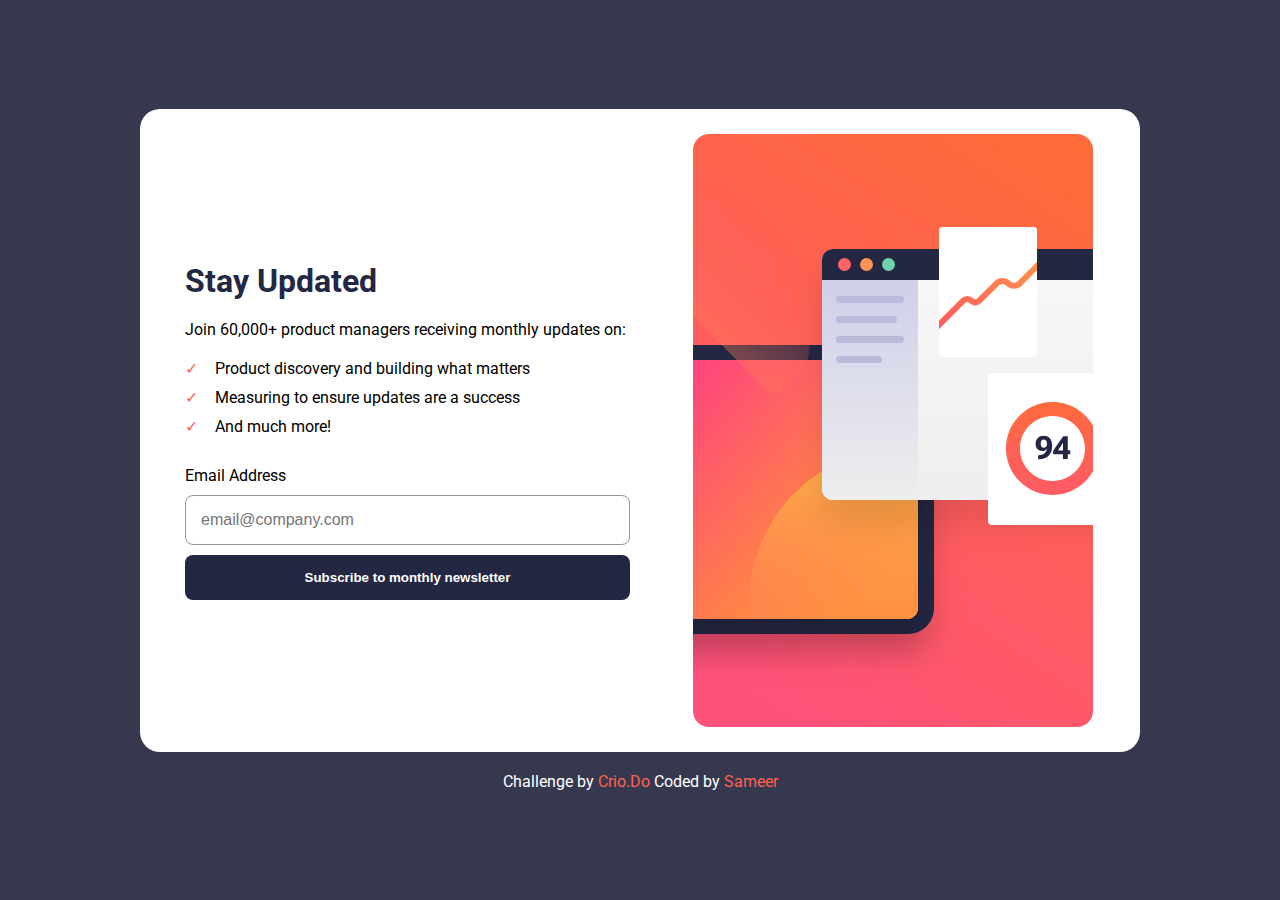
<file: index.html>
<!DOCTYPE html>
<html lang="en">
  <head>
    <meta charset="UTF-8" />
    <meta http-equiv="X-UA-Compatible" content="IE=edge" />
    <meta name="viewport" content="width=device-width, initial-scale=1.0" />
    <title>Newsletter Signup</title>
    <link rel="stylesheet" href="styles.css" />
    <link href="https://fonts.googleapis.com/css2?family=Roboto:wght@400;700&display=swap" rel="stylesheet">
  </head>
  <body>
    <div class="main">
      <div class="sign-up-form">
        <h1>Stay Updated</h1>
        <p>Join 60,000+ product managers receiving monthly updates on:</p>

        <ul>
          <li>Product discovery and building what matters</li>
          <li>Measuring to ensure updates are a success</li>
          <li>And much more!</li>
        </ul>

        <form id="subscribe">
          <label for="email">Email Address</label>
          <input
            type="text"
            placeholder="email@company.com"
            name="email"
            id="email"
          />
          <em class="error-message" style="display: none;">Valid email required.</em>
          <button type="submit" class="sub-btn">Subscribe to monthly newsletter</button>
        </form>
      </div>
      <div class="image-container">
        <img src="assets/images/illustration-sign-up-desktop.svg" alt="Sign up illustration" />
      </div>
    </div>

    <footer class="footer">
      <p>
        Challenge by
        <a href="https://www.crio.do" target="_blank" rel="noopener noreferrer">Crio.Do</a>
        Coded by
        <a href="https://www.github.com/SamSwnshi" target="_blank" rel="noopener noreferrer">Sameer</a>
      </p>
    </footer>
    <script src="index.js"></script>
  </body>
</html>
</file>
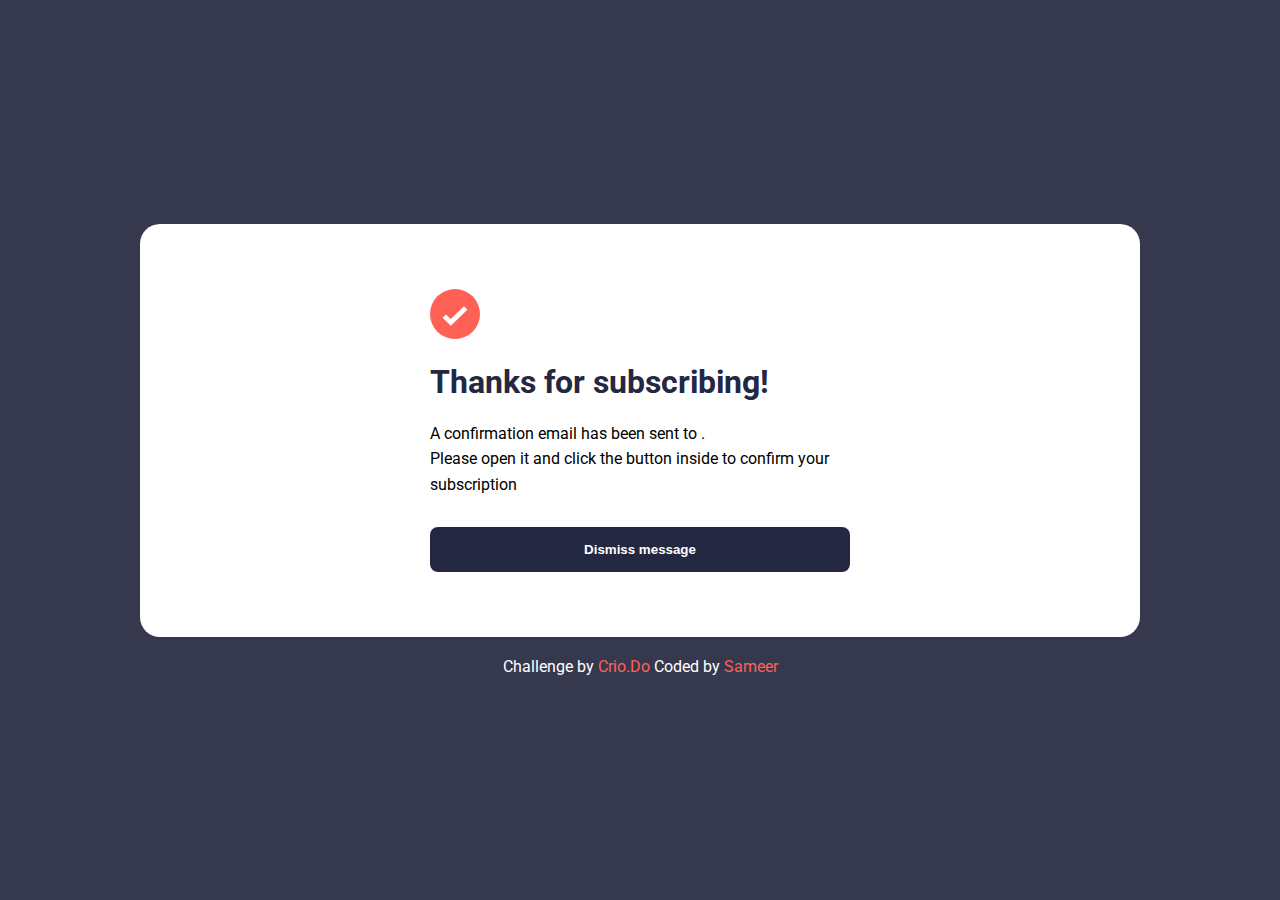
<file: success.html>
<!DOCTYPE html>
<html lang="en">
  <head>
    <meta charset="UTF-8" />
    <meta http-equiv="X-UA-Compatible" content="IE=edge" />
    <meta name="viewport" content="width=device-width, initial-scale=1.0" />
    <title>Thanks for Subscribing</title>
    <link rel="stylesheet" href="styles.css" />
    <link href="https://fonts.googleapis.com/css2?family=Roboto:wght@400;700&display=swap" rel="stylesheet">
  </head>

  <body>
    <div class="main">
      <div class="thanks-for-sub">
        <img src="/assets/images/icon-list.svg" alt="correct" class="right">
        <h1>Thanks for subscribing!</h1>
        <p class="success-text">
          A confirmation email has been sent to <span id="user-email"></span>.<br>
          Please open it and click the button inside to confirm your subscription
        </p>

        <button class="dismiss-btn" onclick="dismiss()">Dismiss message</button>
      </div>
    </div>

    <footer class="footer">
      <p>
        Challenge by
        <a href="https://www.crio.do" target="_blank" rel="noopener noreferrer">Crio.Do</a>
        Coded by
        <a href="https://www.github.com/SamSwnshi" target="_blank" rel="noopener noreferrer">Sameer</a>
      </p>
    </footer>

    <script>
      const email = localStorage.getItem("SubscribeEmail");
      document.getElementById("user-email").textContent = email;

      function dismiss() {
        localStorage.removeItem("SubscribeEmail");
        window.location.href = "index.html";
      }
    </script>
  </body>
</html>
</file>
<file: styles.css>
*{
    padding: 0;
    margin: 0;
    box-sizing: border-box;
}
body{
    display: flex;
    flex-direction: column;
    align-items: center;
    justify-content: center;
    background: #36384E;
    min-height: 100vh;
    font-family: "Roboto", sans-serif;
    padding: 20px;
}

.main{
    background: #FFFFFF;
    border-radius: 20px;
    padding: 25px;
    gap: 20px;
    display: flex;
    align-items: center;
    justify-content: center;
    max-width: 1000px;
    width: 100%;
}
.main-thanks{
    background: #FFFFFF;
    border-radius: 20px;
    padding: 25px;
    width: 25rem;
    height: 30rem;
    display: flex;
    align-items: center;
    justify-content: center;
}
.container{
    display: flex;
    flex-direction: column;
    gap:20px;
    align-items: center;
}
.right{
    width: 50px;
    height: 50px;
}

.sign-up-form {
    padding: 20px;
    flex: 1;
}

.sign-up-form h1 {
    color: #242742;
    margin-bottom: 20px;
}

.sign-up-form p {
    margin-bottom: 20px;
}

.sign-up-form ul {
    list-style: none;
    margin-bottom: 30px;
}

.sign-up-form li {
    margin-bottom: 10px;
    padding-left: 30px;
    position: relative;
}

.sign-up-form li::before {
    content: "✓";
    position: absolute;
    left: 0;
    color: #FF6155;
}

#subscribe {
    display: flex;
    flex-direction: column;
    gap: 10px;
}

#email {
    padding: 15px;
    border: 1px solid #9294A0;
    border-radius: 8px;
    font-size: 16px;
}

#email.error {
    border-color: rgb(255, 99, 71);
    color: rgb(255, 99, 71);
    background-color: rgba(255, 99, 71, 0.6);
}

.error-message {
    color: rgb(255, 99, 71);
    font-size: 14px;
}

.sub-btn {
    background: #242742;
    color: white;
    padding: 15px;
    border: none;
    border-radius: 8px;
    cursor: pointer;
    font-weight: bold;
    transition: background-color 0.3s;
}

.sub-btn:hover {
    background: #FF6155;
}

.image-container {
    flex: 1;
    display: flex;
    justify-content: center;
    align-items: center;
}

.image-container img {
    max-width: 100%;
    height: auto;
}

.thanks-for-sub {
    padding: 40px;
    max-width: 500px;
    width: 100%;
}

.thanks-for-sub h1 {
    color: #242742;
    margin: 20px 0;
}

.success-text {
    line-height: 1.6;
    margin-bottom: 30px;
}

.dismiss-btn {
    background: #242742;
    color: white;
    padding: 15px 30px;
    border: none;
    border-radius: 8px;
    cursor: pointer;
    font-weight: bold;
    width: 100%;
    transition: background-color 0.3s;
}

.dismiss-btn:hover {
    background: #FF6155;
}

.footer {
    margin-top: 20px;
    color: white;
    text-align: center;
}

.footer a {
    color: #FF6155;
    text-decoration: none;
}

@media (max-width: 768px) {
    .main {
        flex-direction: column-reverse;
        padding: 0;
    }

    .image-container {
        width: 100%;
    }

    .image-container img {
        width: 100%;
        border-radius: 20px 20px 0 0;
    }

    .sign-up-form {
        padding: 30px;
    }

    .thanks-for-sub {
        padding: 30px;
    }
}
</file>
